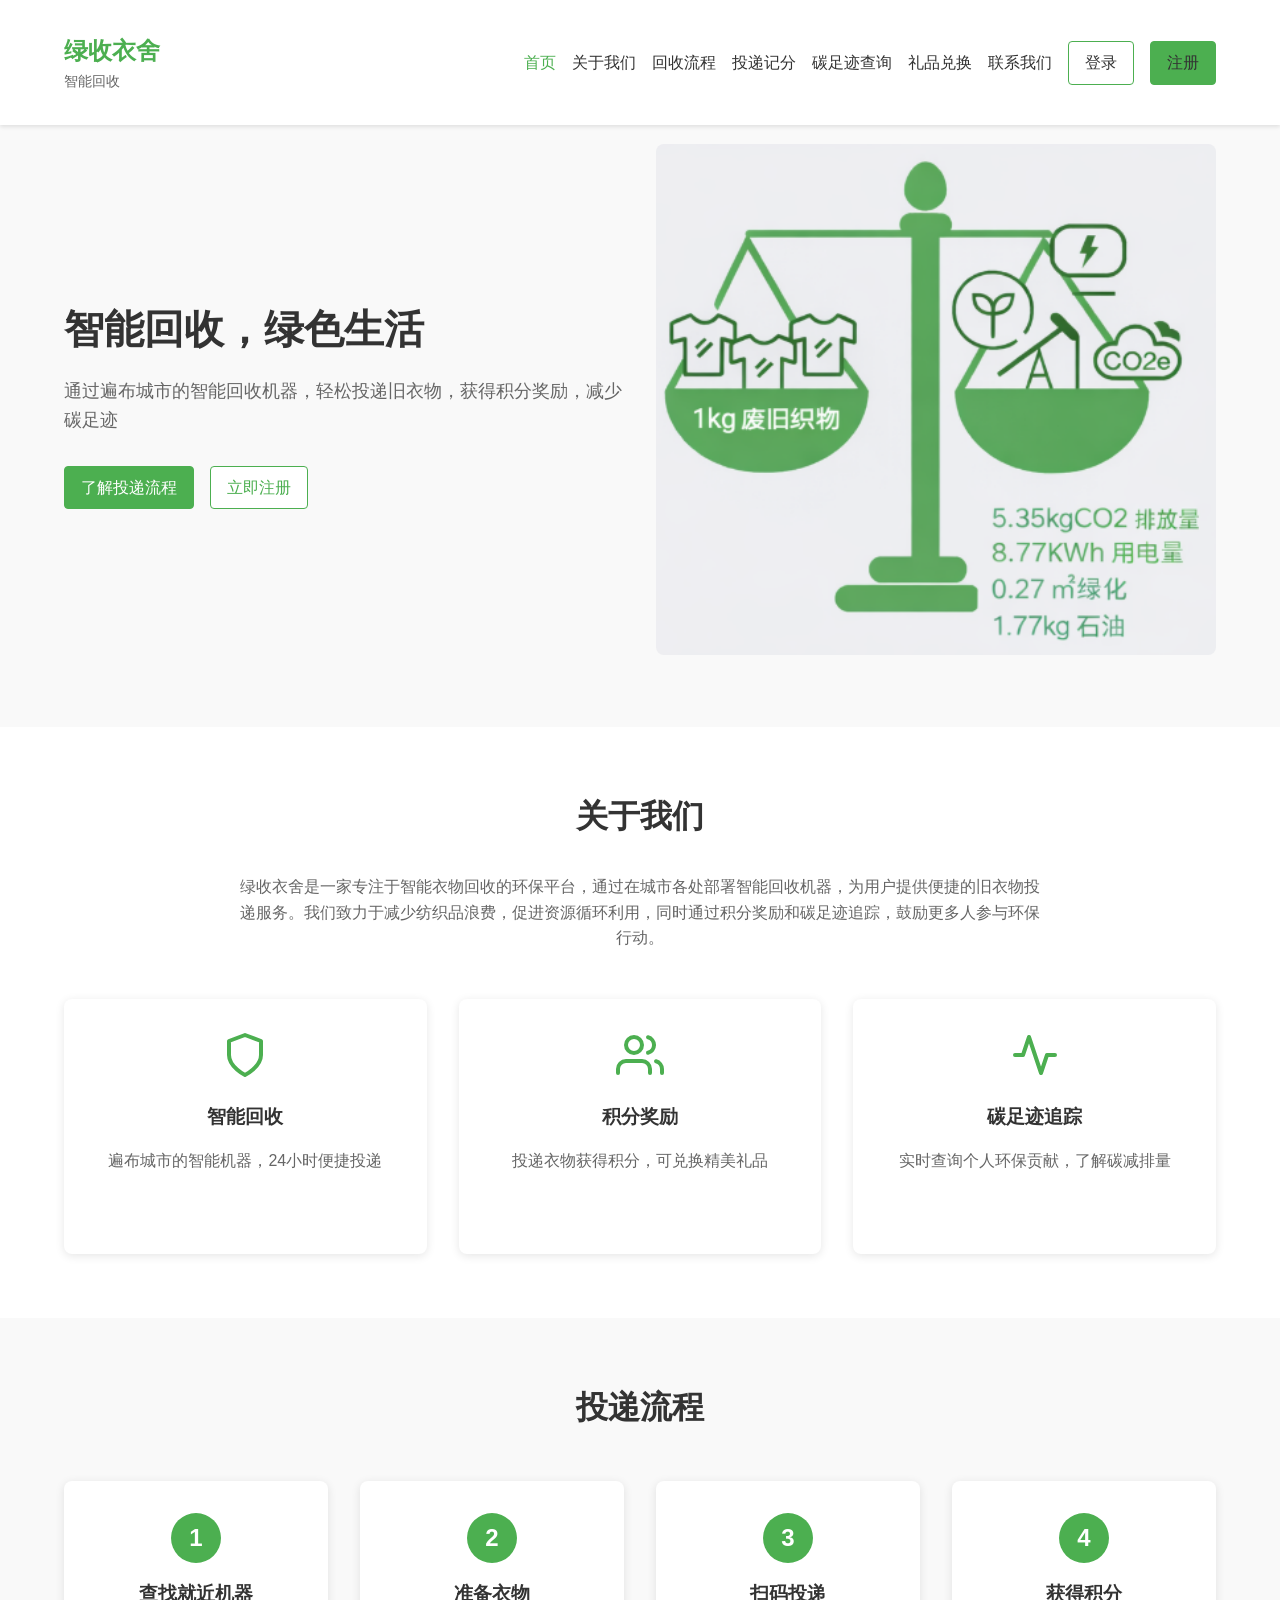
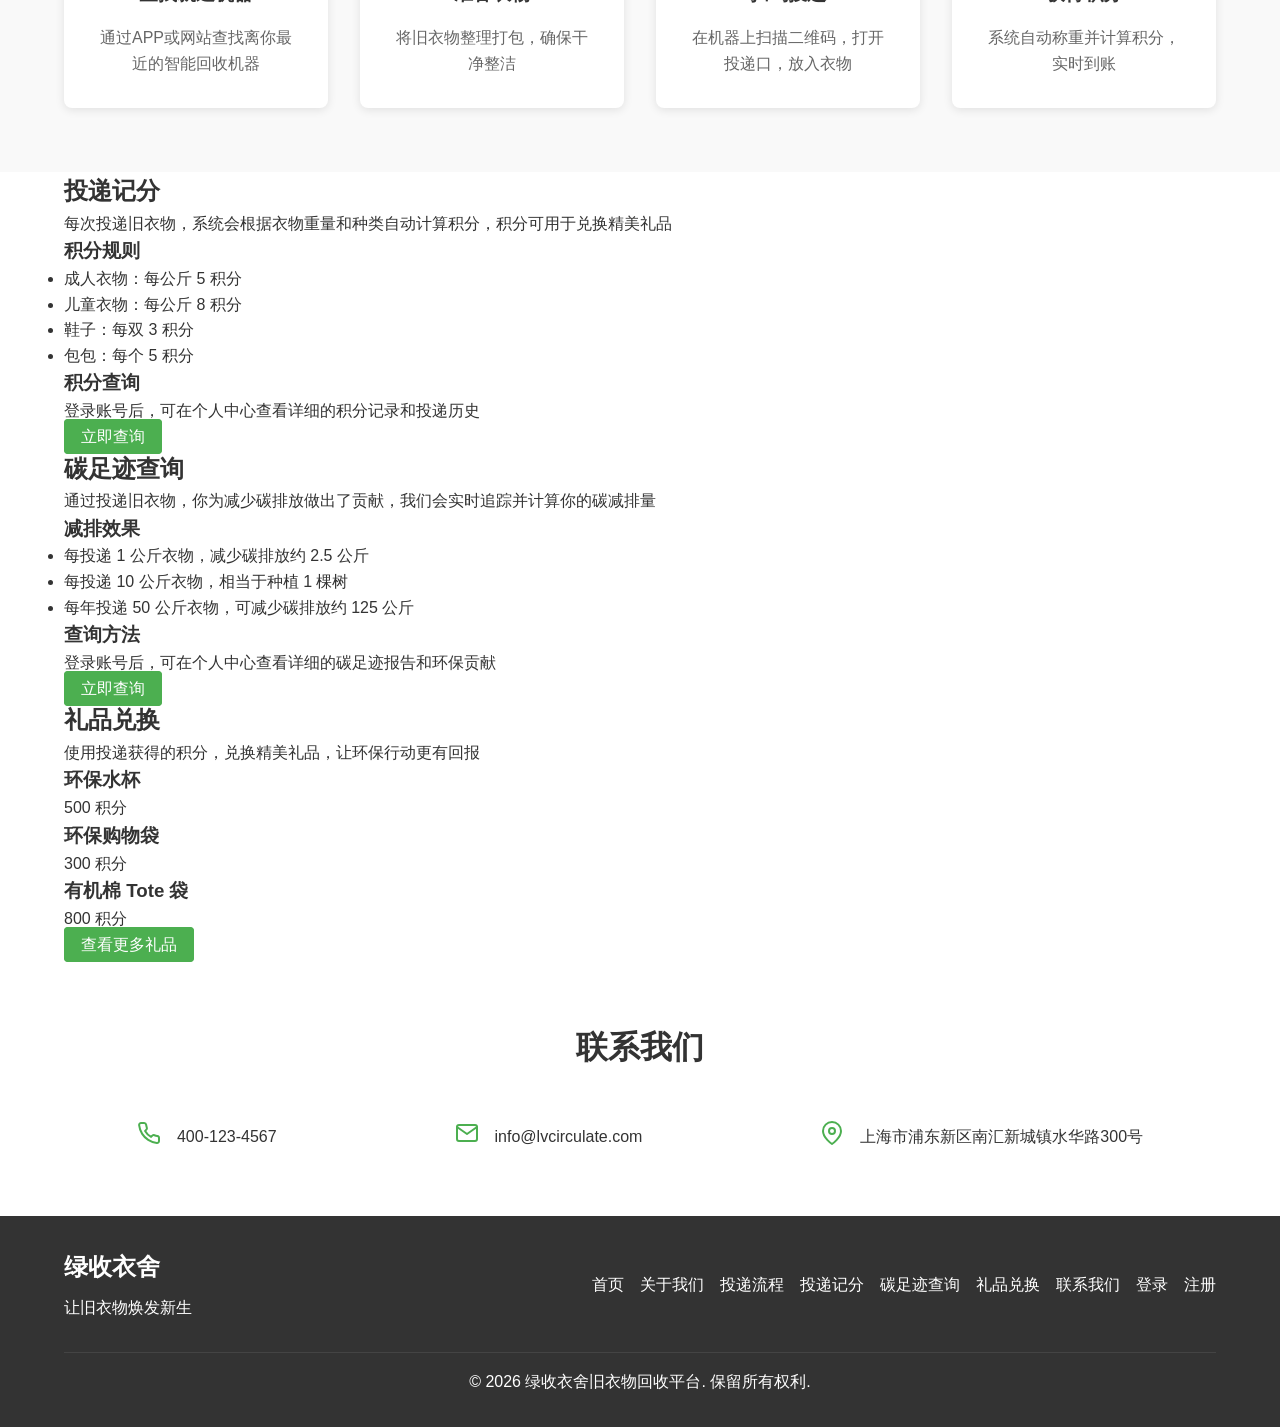
<file: index.html>
<!DOCTYPE html>
<html lang="zh-CN">
<head>
    <meta charset="UTF-8">
    <meta name="viewport" content="width=device-width, initial-scale=1.0">
    <title>绿收衣舍 - 环保从你我做起</title>
    <link rel="stylesheet" href="style.css">
</head>
<body>
    <!-- 导航栏 -->
    <nav class="navbar">
        <div class="container">
            <div class="logo">
                <h1>绿收衣舍</h1>
                <p>智能回收</p>
            </div>
            <div class="nav-links">
                <a href="LVYS.html" class="active">首页</a>
                <a href="#about">关于我们</a>
                <a href="#process">回收流程</a>
                <a href="#points">投递记分</a>
                <a href="#carbon">碳足迹查询</a>
                <a href="#gifts">礼品兑换</a>
                <a href="#contact">联系我们</a>
                <a href="login.html" class="btn">登录</a>
                <a href="register.html" class="btn btn-primary">注册</a>
            </div>
        </div>
    </nav>

    <!-- 英雄区域 -->
    <section class="hero">
        <div class="container">
            <div class="hero-content">
                <h2>智能回收，绿色生活</h2>
                <p>通过遍布城市的智能回收机器，轻松投递旧衣物，获得积分奖励，减少碳足迹</p>
                <div class="hero-buttons">
                    <a href="#process" class="btn btn-primary">了解投递流程</a>
                    <a href="register.html" class="btn">立即注册</a>
                </div>
            </div>
            <div class="hero-image">
                <img src="1.PNG" alt="环保价值图表">
            </div>
        </div>
    </section>

    <!-- 关于我们 -->
    <section id="about" class="about">
        <div class="container">
            <h2>关于我们</h2>
            <p>绿收衣舍是一家专注于智能衣物回收的环保平台，通过在城市各处部署智能回收机器，为用户提供便捷的旧衣物投递服务。我们致力于减少纺织品浪费，促进资源循环利用，同时通过积分奖励和碳足迹追踪，鼓励更多人参与环保行动。</p>
            <div class="about-cards">
                <div class="card">
                    <div class="card-icon">
                        <svg xmlns="http://www.w3.org/2000/svg" width="48" height="48" viewBox="0 0 24 24" fill="none" stroke="currentColor" stroke-width="2" stroke-linecap="round" stroke-linejoin="round">
                            <path d="M12 22s8-4 8-10V5l-8-3-8 3v7c0 6 8 10 8 10z"></path>
                        </svg>
                    </div>
                    <h3>智能回收</h3>
                    <p>遍布城市的智能机器，24小时便捷投递</p>
                </div>
                <div class="card">
                    <div class="card-icon">
                        <svg xmlns="http://www.w3.org/2000/svg" width="48" height="48" viewBox="0 0 24 24" fill="none" stroke="currentColor" stroke-width="2" stroke-linecap="round" stroke-linejoin="round">
                            <path d="M17 21v-2a4 4 0 0 0-4-4H5a4 4 0 0 0-4 4v2"></path>
                            <circle cx="9" cy="7" r="4"></circle>
                            <path d="M23 21v-2a4 4 0 0 0-3-3.87"></path>
                            <path d="M16 3.13a4 4 0 0 1 0 7.75"></path>
                        </svg>
                    </div>
                    <h3>积分奖励</h3>
                    <p>投递衣物获得积分，可兑换精美礼品</p>
                </div>
                <div class="card">
                    <div class="card-icon">
                        <svg xmlns="http://www.w3.org/2000/svg" width="48" height="48" viewBox="0 0 24 24" fill="none" stroke="currentColor" stroke-width="2" stroke-linecap="round" stroke-linejoin="round">
                            <polyline points="22 12 18 12 15 21 9 3 6 12 2 12"></polyline>
                        </svg>
                    </div>
                    <h3>碳足迹追踪</h3>
                    <p>实时查询个人环保贡献，了解碳减排量</p>
                </div>
            </div>
        </div>
    </section>

    <!-- 投递流程 -->
    <section id="process" class="process">
        <div class="container">
            <h2>投递流程</h2>
            <div class="process-steps">
                <div class="step">
                    <div class="step-number">1</div>
                    <h3>查找就近机器</h3>
                    <p>通过APP或网站查找离你最近的智能回收机器</p>
                </div>
                <div class="step">
                    <div class="step-number">2</div>
                    <h3>准备衣物</h3>
                    <p>将旧衣物整理打包，确保干净整洁</p>
                </div>
                <div class="step">
                    <div class="step-number">3</div>
                    <h3>扫码投递</h3>
                    <p>在机器上扫描二维码，打开投递口，放入衣物</p>
                </div>
                <div class="step">
                    <div class="step-number">4</div>
                    <h3>获得积分</h3>
                    <p>系统自动称重并计算积分，实时到账</p>
                </div>
            </div>
        </div>
    </section>

    <!-- 投递记分 -->
    <section id="points" class="points">
        <div class="container">
            <h2>投递记分</h2>
            <p>每次投递旧衣物，系统会根据衣物重量和种类自动计算积分，积分可用于兑换精美礼品</p>
            <div class="points-calculator">
                <div class="calculator-item">
                    <h3>积分规则</h3>
                    <ul>
                        <li>成人衣物：每公斤 5 积分</li>
                        <li>儿童衣物：每公斤 8 积分</li>
                        <li>鞋子：每双 3 积分</li>
                        <li>包包：每个 5 积分</li>
                    </ul>
                </div>
                <div class="calculator-item">
                    <h3>积分查询</h3>
                    <p>登录账号后，可在个人中心查看详细的积分记录和投递历史</p>
                    <a href="login.html" class="btn btn-primary">立即查询</a>
                </div>
            </div>
        </div>
    </section>

    <!-- 碳足迹查询 -->
    <section id="carbon" class="carbon">
        <div class="container">
            <h2>碳足迹查询</h2>
            <p>通过投递旧衣物，你为减少碳排放做出了贡献，我们会实时追踪并计算你的碳减排量</p>
            <div class="carbon-calculator">
                <div class="calculator-item">
                    <h3>减排效果</h3>
                    <ul>
                        <li>每投递 1 公斤衣物，减少碳排放约 2.5 公斤</li>
                        <li>每投递 10 公斤衣物，相当于种植 1 棵树</li>
                        <li>每年投递 50 公斤衣物，可减少碳排放约 125 公斤</li>
                    </ul>
                </div>
                <div class="calculator-item">
                    <h3>查询方法</h3>
                    <p>登录账号后，可在个人中心查看详细的碳足迹报告和环保贡献</p>
                    <a href="login.html" class="btn btn-primary">立即查询</a>
                </div>
            </div>
        </div>
    </section>

    <!-- 礼品兑换 -->
    <section id="gifts" class="gifts">
        <div class="container">
            <h2>礼品兑换</h2>
            <p>使用投递获得的积分，兑换精美礼品，让环保行动更有回报</p>
            <div class="gift-items">
                <div class="gift-item">
                    <h3>环保水杯</h3>
                    <p>500 积分</p>
                </div>
                <div class="gift-item">
                    <h3>环保购物袋</h3>
                    <p>300 积分</p>
                </div>
                <div class="gift-item">
                    <h3>有机棉 Tote 袋</h3>
                    <p>800 积分</p>
                </div>
            </div>
            <a href="login.html" class="btn btn-primary">查看更多礼品</a>
        </div>
    </section>

    <!-- 联系我们 -->
    <section id="contact" class="contact">
        <div class="container">
            <h2>联系我们</h2>
            <div class="contact-info">
                <div class="contact-item">
                    <div class="contact-icon">
                        <svg xmlns="http://www.w3.org/2000/svg" width="24" height="24" viewBox="0 0 24 24" fill="none" stroke="currentColor" stroke-width="2" stroke-linecap="round" stroke-linejoin="round">
                            <path d="M22 16.92v3a2 2 0 0 1-2.18 2 19.79 19.79 0 0 1-8.63-3.07 19.5 19.5 0 0 1-6-6 19.79 19.79 0 0 1-3.07-8.67A2 2 0 0 1 4.11 2h3a2 2 0 0 1 2 1.72 12.84 12.84 0 0 0 .7 2.81 2 2 0 0 1-.45 2.11L8.09 9.91a16 16 0 0 0 6 6l1.27-1.27a2 2 0 0 1 2.11-.45 12.84 12.84 0 0 0 2.81.7A2 2 0 0 1 22 16.92z"></path>
                        </svg>
                    </div>
                    <p>400-123-4567</p>
                </div>
                <div class="contact-item">
                    <div class="contact-icon">
                        <svg xmlns="http://www.w3.org/2000/svg" width="24" height="24" viewBox="0 0 24 24" fill="none" stroke="currentColor" stroke-width="2" stroke-linecap="round" stroke-linejoin="round">
                            <path d="M4 4h16c1.1 0 2 .9 2 2v12c0 1.1-.9 2-2 2H4c-1.1 0-2-.9-2-2V6c0-1.1.9-2 2-2z"></path>
                            <polyline points="22,6 12,13 2,6"></polyline>
                        </svg>
                    </div>
                    <p>info@lvcirculate.com</p>
                </div>
                <div class="contact-item">
                    <div class="contact-icon">
                        <svg xmlns="http://www.w3.org/2000/svg" width="24" height="24" viewBox="0 0 24 24" fill="none" stroke="currentColor" stroke-width="2" stroke-linecap="round" stroke-linejoin="round">
                            <path d="M21 10c0 7-9 13-9 13s-9-6-9-13a9 9 0 0 1 18 0z"></path>
                            <circle cx="12" cy="10" r="3"></circle>
                        </svg>
                    </div>
                    <p>上海市浦东新区南汇新城镇水华路300号</p>
                </div>
            </div>
        </div>
    </section>

    <!-- 页脚 -->
    <footer class="footer">
        <div class="container">
            <div class="footer-content">
                <div class="footer-info">
                    <h3>绿收衣舍</h3>
                    <p>让旧衣物焕发新生</p>
                </div>
                <div class="footer-links">
                <a href="LVYS.html">首页</a>
                <a href="#about">关于我们</a>
                <a href="#process">投递流程</a>
                <a href="#points">投递记分</a>
                <a href="#carbon">碳足迹查询</a>
                <a href="#gifts">礼品兑换</a>
                <a href="#contact">联系我们</a>
                <a href="login.html">登录</a>
                <a href="register.html">注册</a>
            </div>
            </div>
            <div class="footer-bottom">
                <p>&copy; 2026 绿收衣舍旧衣物回收平台. 保留所有权利.</p>
            </div>
        </div>
    </footer>

    <script src="script.js"></script>
</body>
</html>
</file>
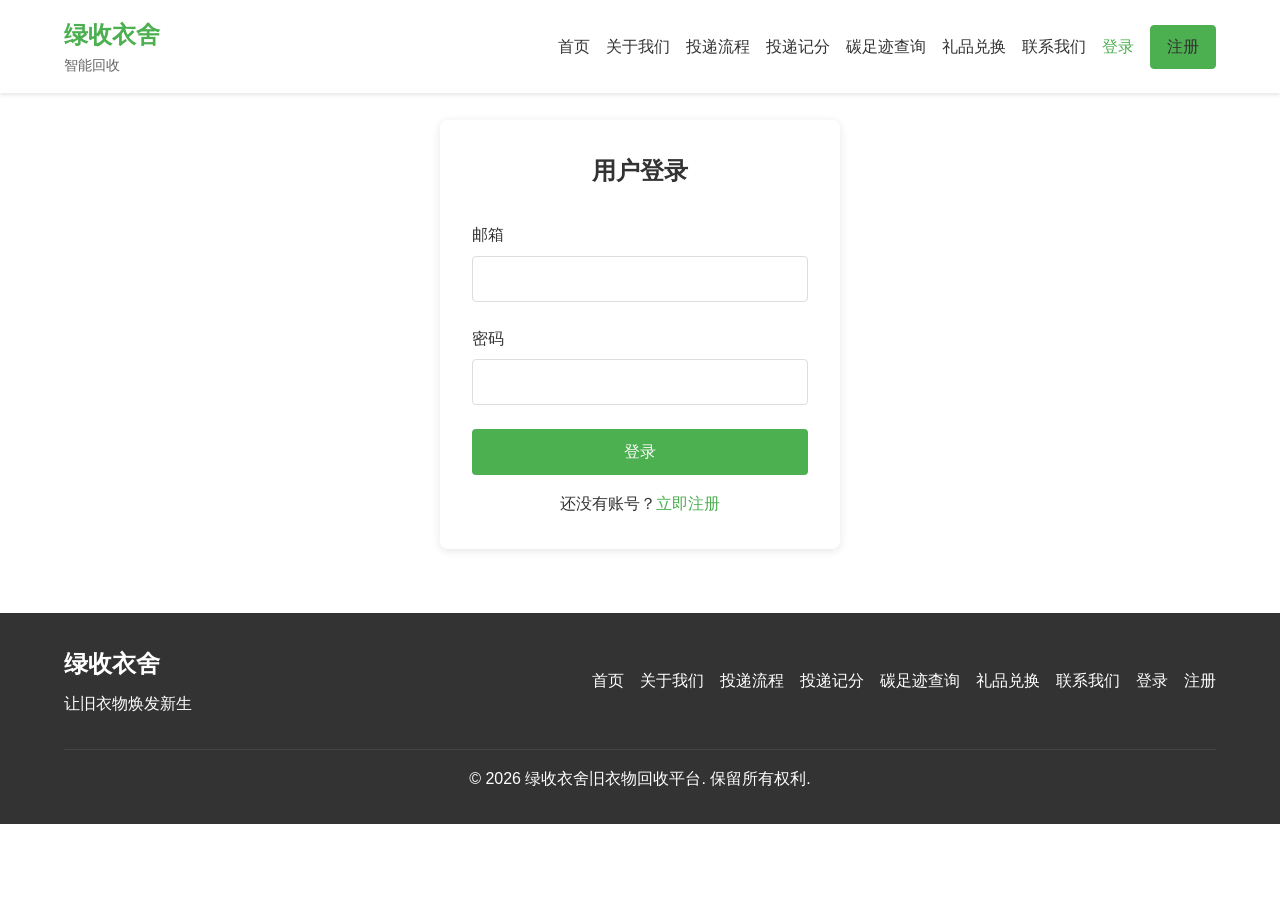
<file: login.html>
<!DOCTYPE html>
<html lang="zh-CN">
<head>
    <meta charset="UTF-8">
    <meta name="viewport" content="width=device-width, initial-scale=1.0">
    <title>登录 - 旧衣物回收平台</title>
    <link rel="stylesheet" href="style.css">
</head>
<body>
    <!-- 导航栏 -->
    <nav class="navbar">
        <div class="container">
            <div class="logo">
                <h1>绿收衣舍</h1>
                <p>智能回收</p>
            </div>
            <div class="nav-links">
                <a href="LVYS.html">首页</a>
                <a href="LVYS.html#about">关于我们</a>
                <a href="LVYS.html#process">投递流程</a>
                <a href="LVYS.html#points">投递记分</a>
                <a href="LVYS.html#carbon">碳足迹查询</a>
                <a href="LVYS.html#gifts">礼品兑换</a>
                <a href="LVYS.html#contact">联系我们</a>
                <a href="login.html" class="active">登录</a>
                <a href="register.html" class="btn btn-primary">注册</a>
            </div>
        </div>
    </nav>

    <!-- 登录表单 -->
    <div class="auth-container">
        <div class="auth-form">
            <h2>用户登录</h2>
            <form id="loginForm">
                <div class="form-group">
                    <label for="email">邮箱</label>
                    <input type="email" id="email" name="email" required>
                </div>
                <div class="form-group">
                    <label for="password">密码</label>
                    <input type="password" id="password" name="password" required>
                </div>
                <button type="submit" class="form-button">登录</button>
                <div class="auth-link">
                    <p>还没有账号？<a href="register.html">立即注册</a></p>
                </div>
            </form>
        </div>
    </div>

    <!-- 页脚 -->
    <footer class="footer">
        <div class="container">
            <div class="footer-content">
                <div class="footer-info">
                    <h3>绿收衣舍</h3>
                    <p>让旧衣物焕发新生</p>
                </div>
                <div class="footer-links">
                    <a href="LVYS.html">首页</a>
                    <a href="LVYS.html#about">关于我们</a>
                    <a href="LVYS.html#process">投递流程</a>
                    <a href="LVYS.html#points">投递记分</a>
                    <a href="LVYS.html#carbon">碳足迹查询</a>
                    <a href="LVYS.html#gifts">礼品兑换</a>
                    <a href="LVYS.html#contact">联系我们</a>
                    <a href="login.html">登录</a>
                    <a href="register.html">注册</a>
                </div>
            </div>
            <div class="footer-bottom">
                <p>&copy; 2026 绿收衣舍旧衣物回收平台. 保留所有权利.</p>
            </div>
        </div>
    </footer>

    <script src="script.js"></script>
</body>
</html>
</file>
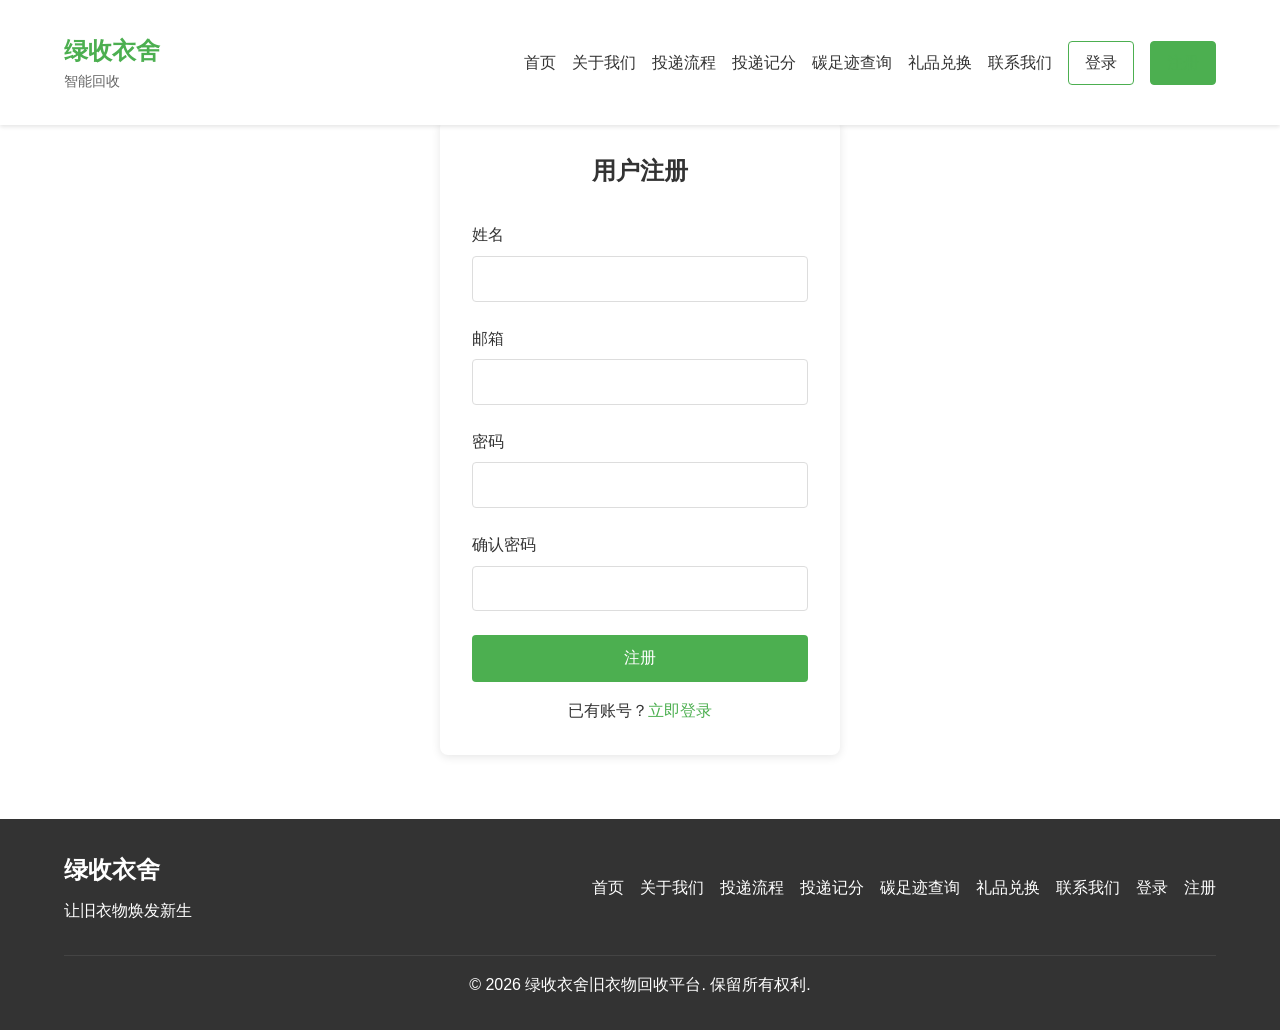
<file: register.html>
<!DOCTYPE html>
<html lang="zh-CN">
<head>
    <meta charset="UTF-8">
    <meta name="viewport" content="width=device-width, initial-scale=1.0">
    <title>注册 - 旧衣物回收平台</title>
    <link rel="stylesheet" href="style.css">
</head>
<body>
    <!-- 导航栏 -->
    <nav class="navbar">
        <div class="container">
            <div class="logo">
                <h1>绿收衣舍</h1>
                <p>智能回收</p>
            </div>
            <div class="nav-links">
                <a href="LVYS.html">首页</a>
                <a href="LVYS.html#about">关于我们</a>
                <a href="LVYS.html#process">投递流程</a>
                <a href="LVYS.html#points">投递记分</a>
                <a href="LVYS.html#carbon">碳足迹查询</a>
                <a href="LVYS.html#gifts">礼品兑换</a>
                <a href="LVYS.html#contact">联系我们</a>
                <a href="login.html" class="btn">登录</a>
                <a href="register.html" class="active btn btn-primary">注册</a>
            </div>
        </div>
    </nav>

    <!-- 注册表单 -->
    <div class="auth-container">
        <div class="auth-form">
            <h2>用户注册</h2>
            <form id="registerForm">
                <div class="form-group">
                    <label for="name">姓名</label>
                    <input type="text" id="name" name="name" required>
                </div>
                <div class="form-group">
                    <label for="email">邮箱</label>
                    <input type="email" id="email" name="email" required>
                </div>
                <div class="form-group">
                    <label for="password">密码</label>
                    <input type="password" id="password" name="password" required>
                </div>
                <div class="form-group">
                    <label for="confirmPassword">确认密码</label>
                    <input type="password" id="confirmPassword" name="confirmPassword" required>
                </div>
                <button type="submit" class="form-button">注册</button>
                <div class="auth-link">
                    <p>已有账号？<a href="login.html">立即登录</a></p>
                </div>
            </form>
        </div>
    </div>

    <!-- 页脚 -->
    <footer class="footer">
        <div class="container">
            <div class="footer-content">
                <div class="footer-info">
                    <h3>绿收衣舍</h3>
                    <p>让旧衣物焕发新生</p>
                </div>
                <div class="footer-links">
                    <a href="LVYS.html">首页</a>
                    <a href="LVYS.html#about">关于我们</a>
                    <a href="LVYS.html#process">投递流程</a>
                    <a href="LVYS.html#points">投递记分</a>
                    <a href="LVYS.html#carbon">碳足迹查询</a>
                    <a href="LVYS.html#gifts">礼品兑换</a>
                    <a href="LVYS.html#contact">联系我们</a>
                    <a href="login.html">登录</a>
                    <a href="register.html">注册</a>
                </div>
            </div>
            <div class="footer-bottom">
                <p>&copy; 2026 绿收衣舍旧衣物回收平台. 保留所有权利.</p>
            </div>
        </div>
    </footer>

    <script src="script.js"></script>
</body>
</html>
</file>
<file: style.css>
* {
    margin: 0;
    padding: 0;
    box-sizing: border-box;
}

body {
    font-family: 'Arial', sans-serif;
    line-height: 1.6;
    color: #333;
}

.container {
    width: 90%;
    max-width: 1200px;
    margin: 0 auto;
}

/* 导航栏 */
.navbar {
    background-color: #fff;
    box-shadow: 0 2px 4px rgba(0,0,0,0.1);
    position: fixed;
    top: 0;
    left: 0;
    right: 0;
    z-index: 1000;
}

.navbar .container {
    display: flex;
    justify-content: space-between;
    align-items: center;
    padding: 1rem 0;
}

.logo h1 {
    color: #4CAF50;
    font-size: 1.5rem;
}

.logo p {
    color: #666;
    font-size: 0.9rem;
}

.nav-links {
    display: flex;
    gap: 1rem;
    align-items: center;
}

.nav-links a {
    text-decoration: none;
    color: #333;
    font-weight: 500;
    transition: color 0.3s;
}

.nav-links a:hover {
    color: #4CAF50;
}

.nav-links a.active {
    color: #4CAF50;
}

.btn {
    padding: 0.5rem 1rem;
    border: 1px solid #4CAF50;
    border-radius: 4px;
    background-color: #fff;
    color: #4CAF50;
    text-decoration: none;
    font-weight: 500;
    transition: all 0.3s;
}

.btn:hover {
    background-color: #4CAF50;
    color: #fff;
}

.btn-primary {
    background-color: #4CAF50;
    color: #fff;
}

.btn-primary:hover {
    background-color: #45a049;
}

/* 英雄区域 */
.hero {
    margin-top: 80px;
    padding: 4rem 0;
    background-color: #f9f9f9;
}

.hero .container {
    display: flex;
    align-items: center;
    gap: 2rem;
}

.hero-content {
    flex: 1;
}

.hero-content h2 {
    font-size: 2.5rem;
    margin-bottom: 1rem;
    color: #333;
}

.hero-content p {
    font-size: 1.1rem;
    margin-bottom: 2rem;
    color: #666;
}

.hero-buttons {
    display: flex;
    gap: 1rem;
}

.hero-image {
    flex: 1;
}

.hero-image img {
    width: 100%;
    border-radius: 8px;
}

/* 关于我们 */
.about {
    padding: 4rem 0;
}

.about h2 {
    text-align: center;
    font-size: 2rem;
    margin-bottom: 2rem;
    color: #333;
}

.about p {
    text-align: center;
    max-width: 800px;
    margin: 0 auto 3rem;
    color: #666;
}

.about-cards {
    display: grid;
    grid-template-columns: repeat(auto-fit, minmax(300px, 1fr));
    gap: 2rem;
}

.card {
    background-color: #fff;
    padding: 2rem;
    border-radius: 8px;
    box-shadow: 0 2px 10px rgba(0,0,0,0.1);
    text-align: center;
    transition: transform 0.3s;
}

.card:hover {
    transform: translateY(-5px);
}

.card-icon {
    color: #4CAF50;
    margin-bottom: 1rem;
}

.card h3 {
    margin-bottom: 1rem;
    color: #333;
}

.card p {
    color: #666;
}

/* 回收流程 */
.process {
    padding: 4rem 0;
    background-color: #f9f9f9;
}

.process h2 {
    text-align: center;
    font-size: 2rem;
    margin-bottom: 3rem;
    color: #333;
}

.process-steps {
    display: grid;
    grid-template-columns: repeat(auto-fit, minmax(250px, 1fr));
    gap: 2rem;
}

.step {
    background-color: #fff;
    padding: 2rem;
    border-radius: 8px;
    box-shadow: 0 2px 10px rgba(0,0,0,0.1);
    text-align: center;
    position: relative;
}

.step-number {
    width: 50px;
    height: 50px;
    background-color: #4CAF50;
    color: #fff;
    border-radius: 50%;
    display: flex;
    align-items: center;
    justify-content: center;
    font-size: 1.5rem;
    font-weight: bold;
    margin: 0 auto 1rem;
}

.step h3 {
    margin-bottom: 1rem;
    color: #333;
}

.step p {
    color: #666;
}

/* 联系我们 */
.contact {
    padding: 4rem 0;
}

.contact h2 {
    text-align: center;
    font-size: 2rem;
    margin-bottom: 3rem;
    color: #333;
}

.contact-info {
    display: flex;
    justify-content: space-around;
    flex-wrap: wrap;
    gap: 2rem;
}

.contact-item {
    display: flex;
    align-items: center;
    gap: 1rem;
}

.contact-icon {
    color: #4CAF50;
}

/* 页脚 */
.footer {
    background-color: #333;
    color: #fff;
    padding: 2rem 0;
}

.footer-content {
    display: flex;
    justify-content: space-between;
    align-items: center;
    margin-bottom: 2rem;
}

.footer-info h3 {
    font-size: 1.5rem;
    margin-bottom: 0.5rem;
}

.footer-links {
    display: flex;
    gap: 1rem;
    flex-wrap: wrap;
}

.footer-links a {
    color: #fff;
    text-decoration: none;
    transition: color 0.3s;
}

.footer-links a:hover {
    color: #4CAF50;
}

.footer-bottom {
    text-align: center;
    padding-top: 1rem;
    border-top: 1px solid #444;
}

/* 登录注册页面 */
.auth-container {
    margin-top: 120px;
    margin-bottom: 4rem;
}

.auth-form {
    max-width: 400px;
    margin: 0 auto;
    background-color: #fff;
    padding: 2rem;
    border-radius: 8px;
    box-shadow: 0 2px 10px rgba(0,0,0,0.1);
}

.auth-form h2 {
    text-align: center;
    margin-bottom: 2rem;
    color: #333;
}

.form-group {
    margin-bottom: 1.5rem;
}

.form-group label {
    display: block;
    margin-bottom: 0.5rem;
    color: #333;
    font-weight: 500;
}

.form-group input {
    width: 100%;
    padding: 0.8rem;
    border: 1px solid #ddd;
    border-radius: 4px;
    font-size: 1rem;
}

.form-group input:focus {
    outline: none;
    border-color: #4CAF50;
}

.form-button {
    width: 100%;
    padding: 0.8rem;
    background-color: #4CAF50;
    color: #fff;
    border: none;
    border-radius: 4px;
    font-size: 1rem;
    font-weight: 500;
    cursor: pointer;
    transition: background-color 0.3s;
}

.form-button:hover {
    background-color: #45a049;
}

.auth-link {
    text-align: center;
    margin-top: 1rem;
}

.auth-link a {
    color: #4CAF50;
    text-decoration: none;
}

.auth-link a:hover {
    text-decoration: underline;
}

/* 响应式设计 */
@media (max-width: 768px) {
    .navbar .container {
        flex-direction: column;
        gap: 1rem;
        padding: 1rem;
    }

    .nav-links {
        flex-wrap: wrap;
        justify-content: center;
    }

    .hero .container {
        flex-direction: column;
        text-align: center;
    }

    .hero-content h2 {
        font-size: 2rem;
    }

    .hero-buttons {
        justify-content: center;
    }

    .footer-content {
        flex-direction: column;
        gap: 1rem;
        text-align: center;
    }

    .footer-links {
        justify-content: center;
        flex-wrap: wrap;
    }

    .contact-info {
        flex-direction: column;
        align-items: center;
    }
}

@media (max-width: 480px) {
    .hero-content h2 {
        font-size: 1.8rem;
    }

    .hero-content p {
        font-size: 1rem;
    }

    .about-cards,
    .process-steps {
        grid-template-columns: 1fr;
    }

    .auth-form {
        padding: 1.5rem;
    }
}
</file>
